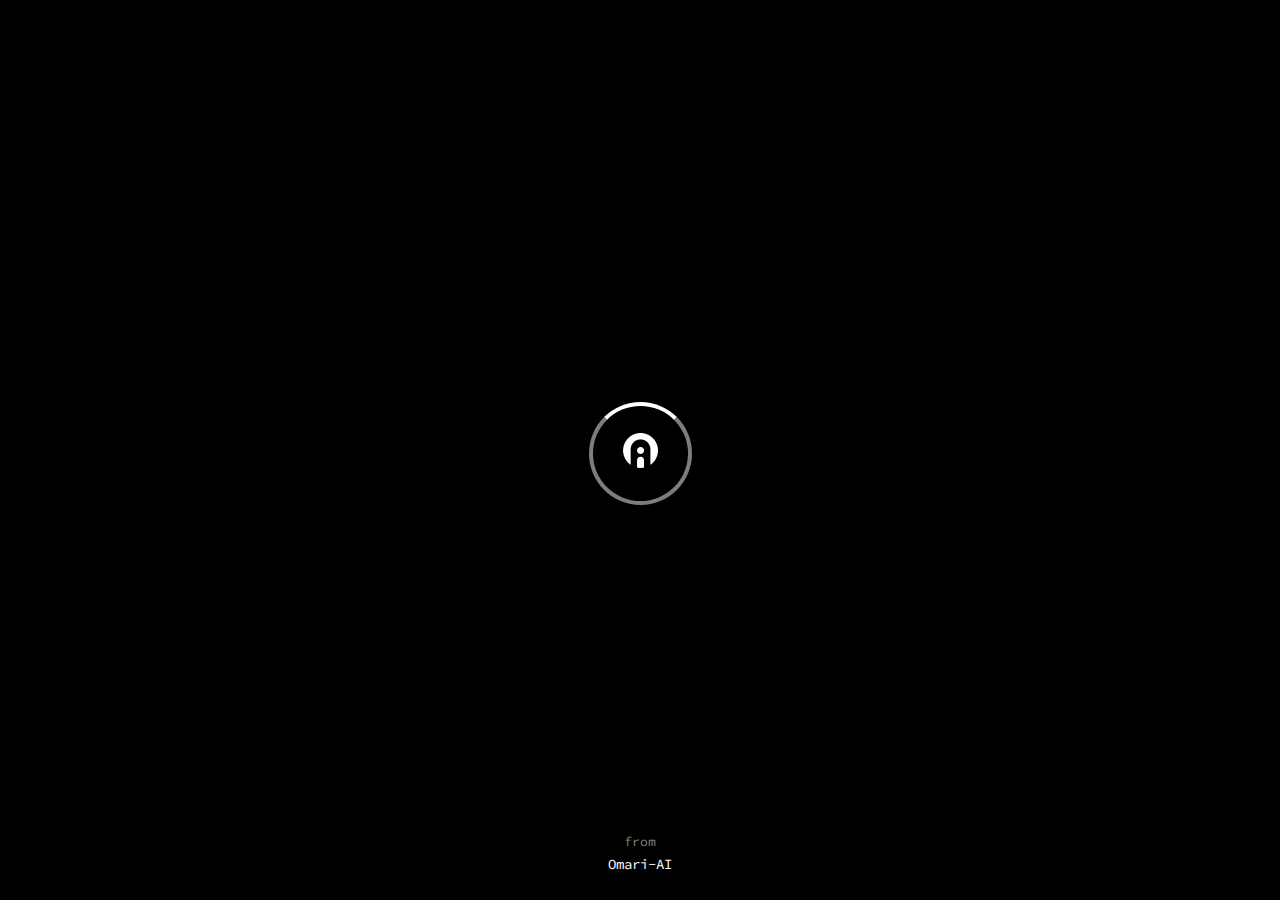
<file: index.html>
<!DOCTYPE html>
<html lang="en">
  <head>
    <meta charset="UTF-8" />
    <meta http-equiv="X-UA-Compatible" content="IE=edge" />
    <meta name="viewport" content="width=device-width, initial-scale=1.0"/>
    <link rel="stylesheet" href="css/preloader.css" />
    <link rel="preconnect" href="https://fonts.googleapis.com">
    <link rel="preconnect" href="https://fonts.gstatic.com" crossorigin>
    <link href="https://fonts.googleapis.com/css2?family=Source+Code+Pro:wght@400;500;600;700&display=swap" rel="stylesheet">
    <title>Preloader</title>
  
  </head>
  <body>
    <div class="loaderTxtDiv">
        <div class="loader"></div>
    </div>
    <div class="txtDiv">
        <p class="txt1">from</p>
        <p class="txt2">Omari-AI</p>
     </div>

     <script>
      function anotherPage(){
        window.location.href = "/pages/landingPage.html";
      }
      setInterval(anotherPage, 3000)
     </script>
  </body>
</html>
</file>
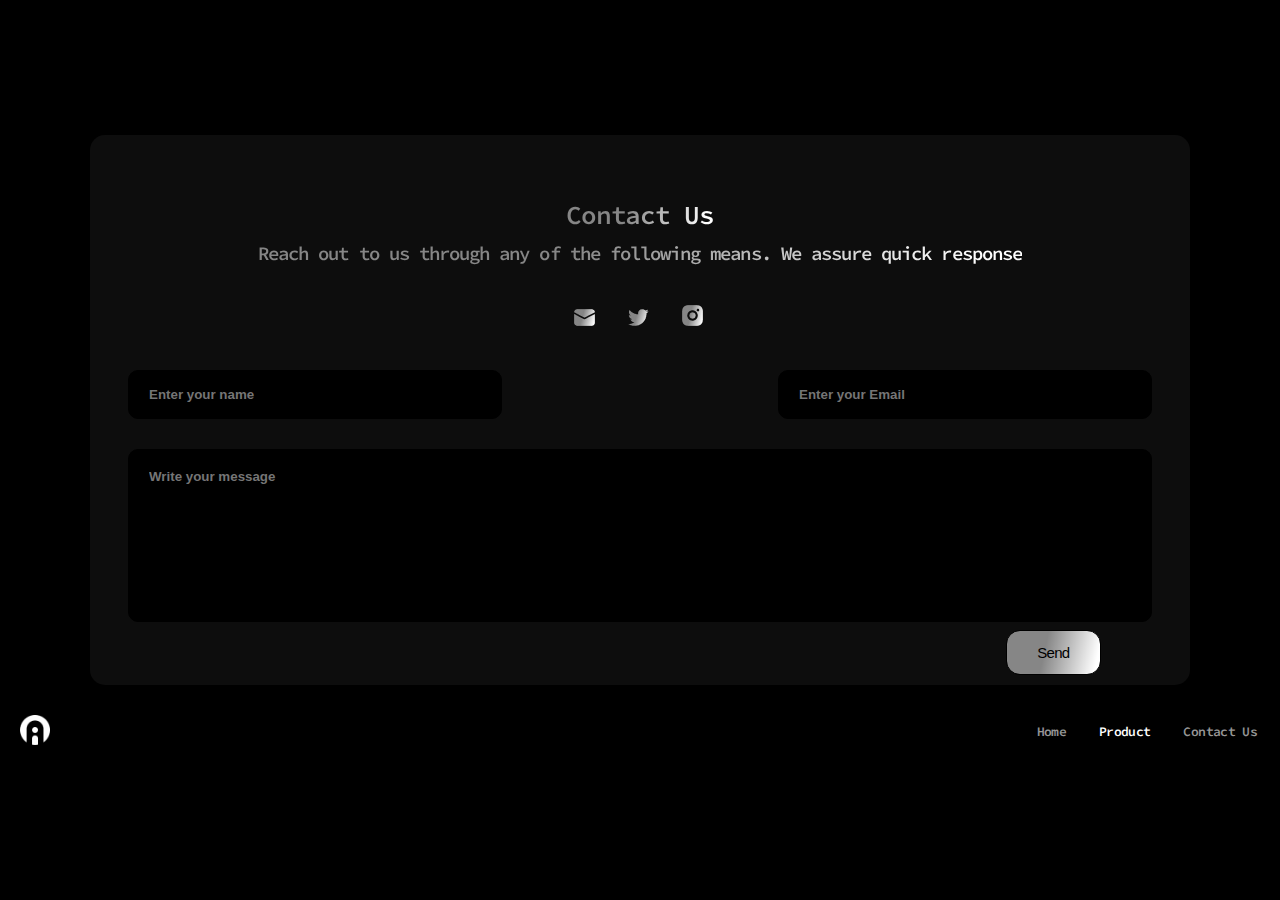
<file: pages/ContactPage.html>
<!DOCTYPE html>
<html lang="en">
  <head>
    <meta charset="UTF-8" />
    <meta http-equiv="X-UA-Compatible" content="IE=edge" />
    <meta name="viewport" content="width=device-width, initial-scale=1.0" />
    <link rel="preconnect" href="https://fonts.googleapis.com" />
    <link rel="preconnect" href="https://fonts.gstatic.com" crossorigin />
    <link
      href="https://fonts.googleapis.com/css2?family=Source+Code+Pro:wght@200;300;400;500;600;700&display=swap"
      rel="stylesheet"
    />
    <link
      rel="stylesheet"
      href="https://cdnjs.cloudflare.com/ajax/libs/font-awesome/4.7.0/css/font-awesome.min.css"
    />
    <link rel="stylesheet" href="/css/ContactPage.css" />
    <title>ContactCarePage</title>
  </head>
  <body>
    <div class="contactUsDiv">
      <div class="ContentDiv">
        <p class="contactUsTitle">Contact Us</p>
        <p class="contactUsContent">
          Reach out to us through any of the following means. We assure quick
          response
        </p>
      </div>
      <div class="socialLinks">
        <a href="#"
          ><img src="/assets/Gmail.png" alt="Gmail"
        /></a>
        <a href="#"
          ><img src="/assets/Twitter.png" alt="Twitter"
        /></a>
        <a href="#"
          ><img src="/assets/Instagram].png" alt="Instagram"
        /></a>
      </div>
      <div class="allInputs">
        <div class="inputs">
          <input type="text" placeholder="Enter your name" class="inputA" />
          <input type="text" placeholder="Enter your Email" class="inputB" />
        </div>
        <div>
          <input type="text" placeholder="Write your message" class="inputC" />
          <input type="submit" value="Send" class="Send" />
        </div>
      </div>
     
      </div>
    </div>
    <div class="navBar">
      <img
        src="/assets/Omari.png"
        alt="Logo"
        class="navLogo"
      />
      <div class="links">
        <a href="landingPage.html">Home</a>
        <a href="ProductPage.html" style="color: rgba(255, 255, 255, 1)">Product</a>
        <a href="ContactPage.html">Contact Us</a>
      </div>
  </body>
</html>
</file>
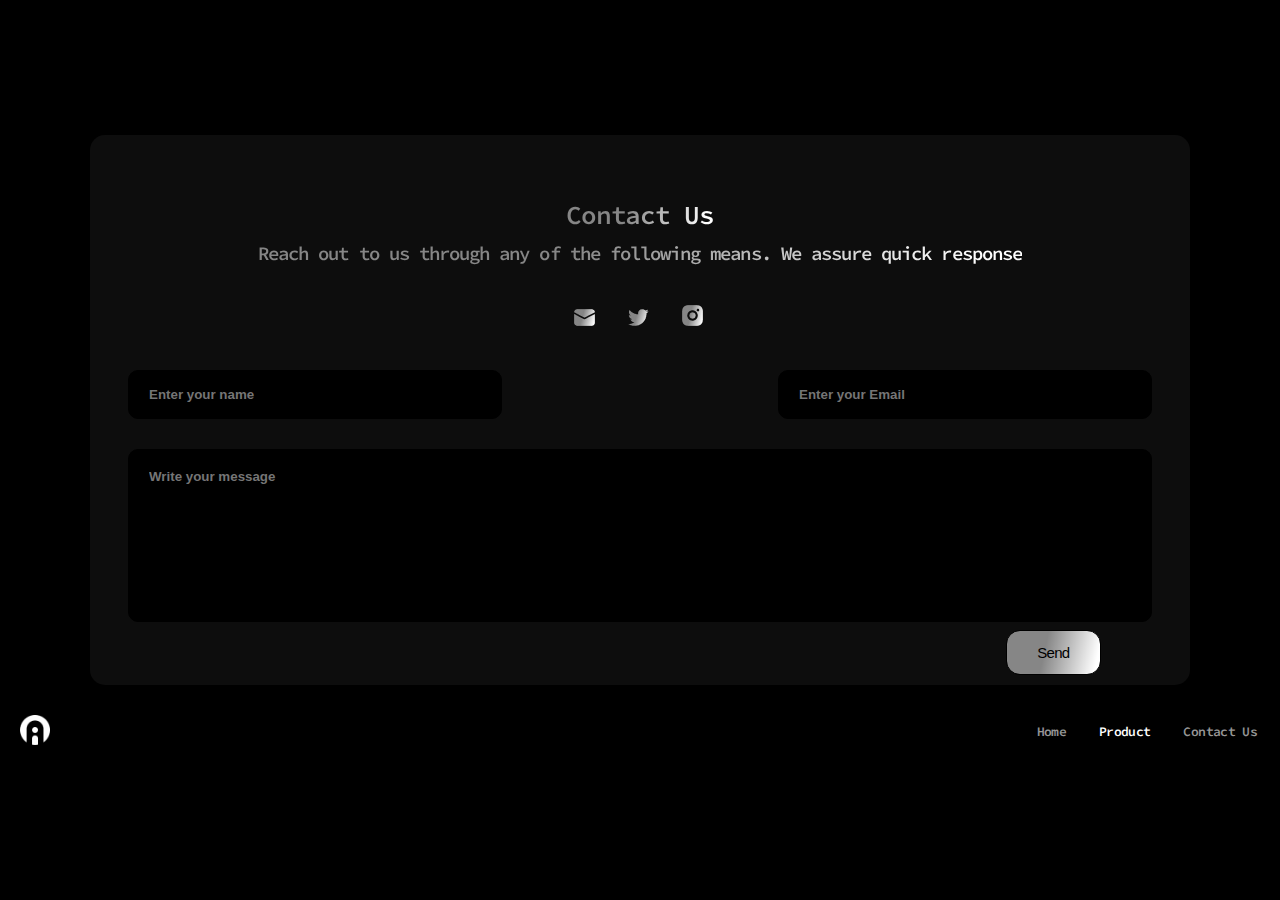
<file: public/ContactPage.html>
<!DOCTYPE html>
<html lang="en">
  <head>
    <meta charset="UTF-8" />
    <meta http-equiv="X-UA-Compatible" content="IE=edge" />
    <meta name="viewport" content="width=device-width, initial-scale=1.0" />
    <link rel="preconnect" href="https://fonts.googleapis.com" />
    <link rel="preconnect" href="https://fonts.gstatic.com" crossorigin />
    <link
      href="https://fonts.googleapis.com/css2?family=Source+Code+Pro:wght@200;300;400;500;600;700&display=swap"
      rel="stylesheet"
    />
    <link
      rel="stylesheet"
      href="https://cdnjs.cloudflare.com/ajax/libs/font-awesome/4.7.0/css/font-awesome.min.css"
    />
    <link rel="stylesheet" href="ContactPage.css" />
    <title>ContactCarePage</title>
  </head>
  <body>
    <div class="contactUsDiv">
      <div class="ContentDiv">
        <p class="contactUsTitle">Contact Us</p>
        <p class="contactUsContent">
          Reach out to us through any of the following means. We assure quick
          response
        </p>
      </div>
      <div class="socialLinks">
        <a href="#"
          ><img src="Gmail.png" alt="Gmail"
        /></a>
        <a href="#"
          ><img src="Twitter.png" alt="Twitter"
        /></a>
        <a href="#"
          ><img src="Instagram].png" alt="Instagram"
        /></a>
      </div>
      <div class="allInputs">
        <div class="inputs">
          <input type="text" placeholder="Enter your name" class="inputA" />
          <input type="text" placeholder="Enter your Email" class="inputB" />
        </div>
        <div>
          <input type="text" placeholder="Write your message" class="inputC" />
          <input type="submit" value="Send" class="Send" />
        </div>
      </div>
     
      </div>
    </div>
    <div class="navBar">
      <img
        src="Omari.png"
        alt="Logo"
        class="navLogo"
      />
      <div class="links">
        <a href="landingPage.html">Home</a>
        <a href="ProductPage.html" style="color: rgba(255, 255, 255, 1)">Product</a>
        <a href="ContactPage.html">Contact Us</a>
      </div>
  </body>
</html>
</file>
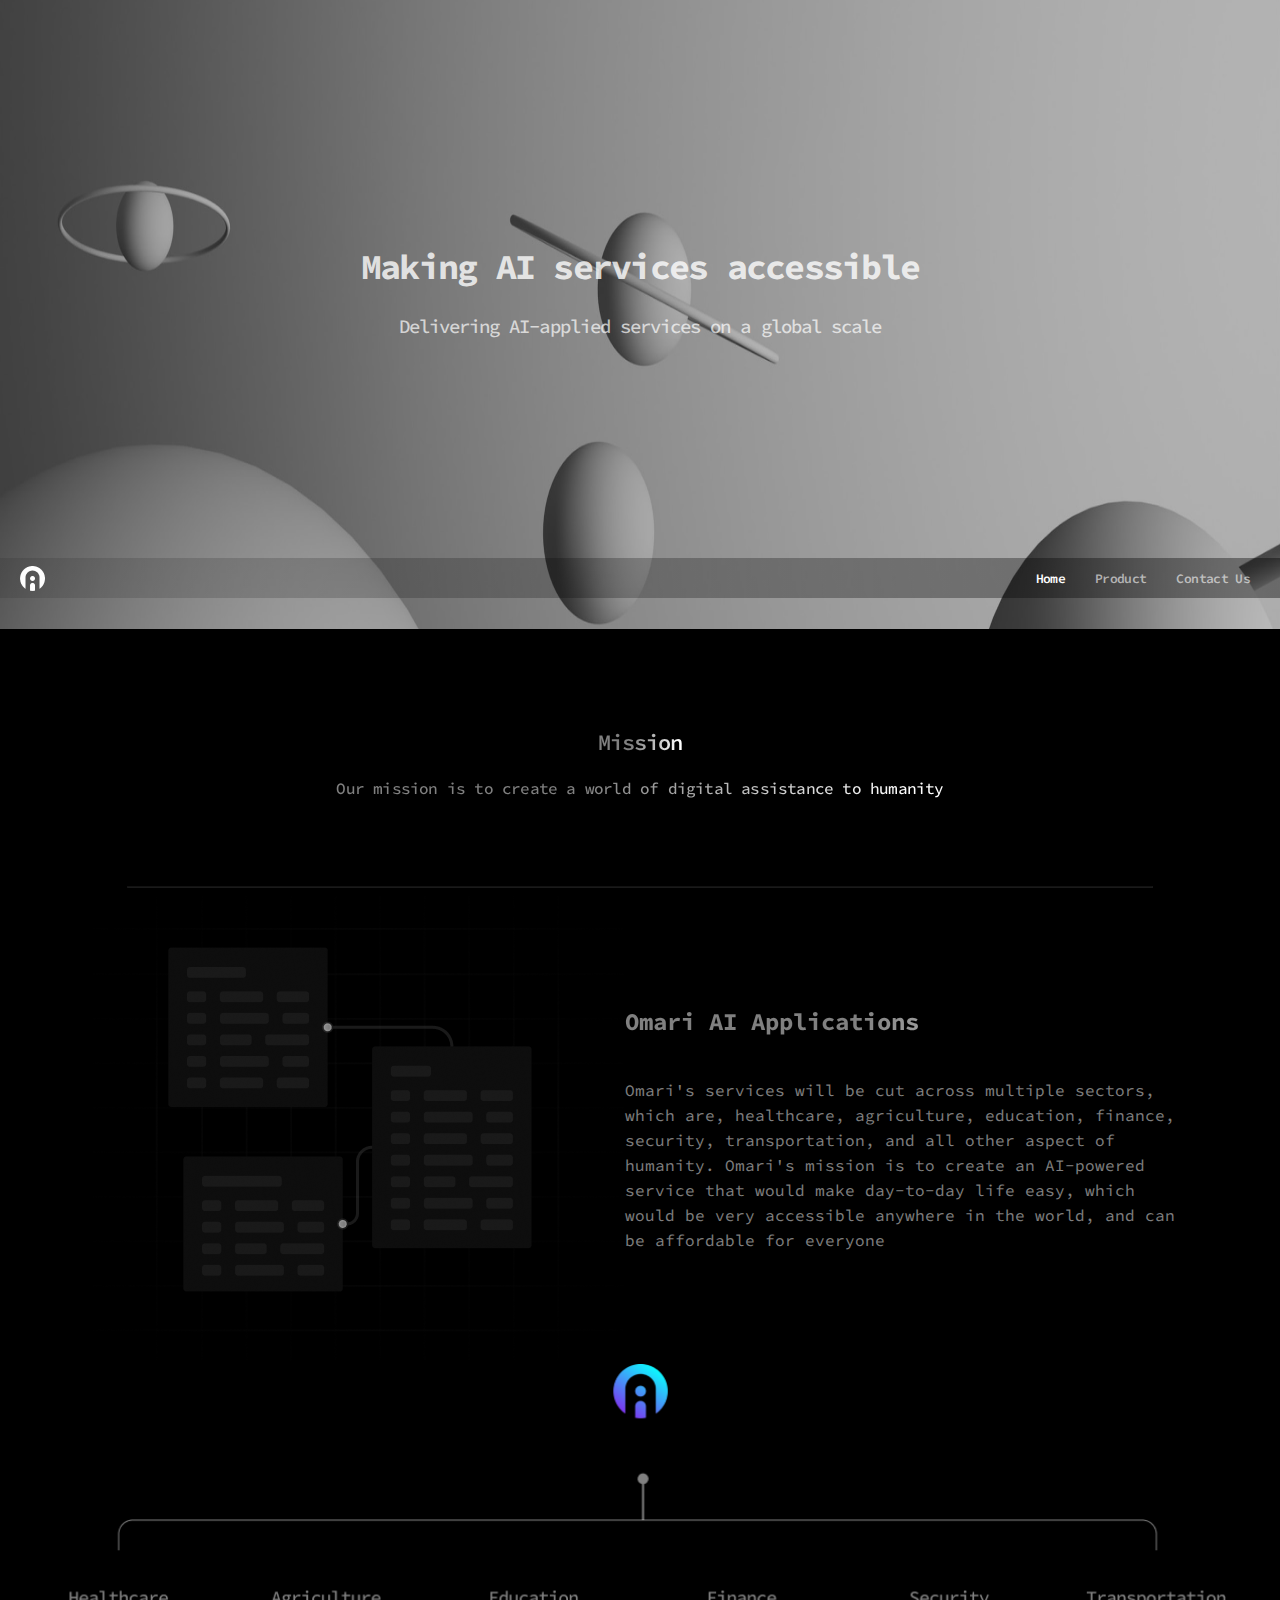
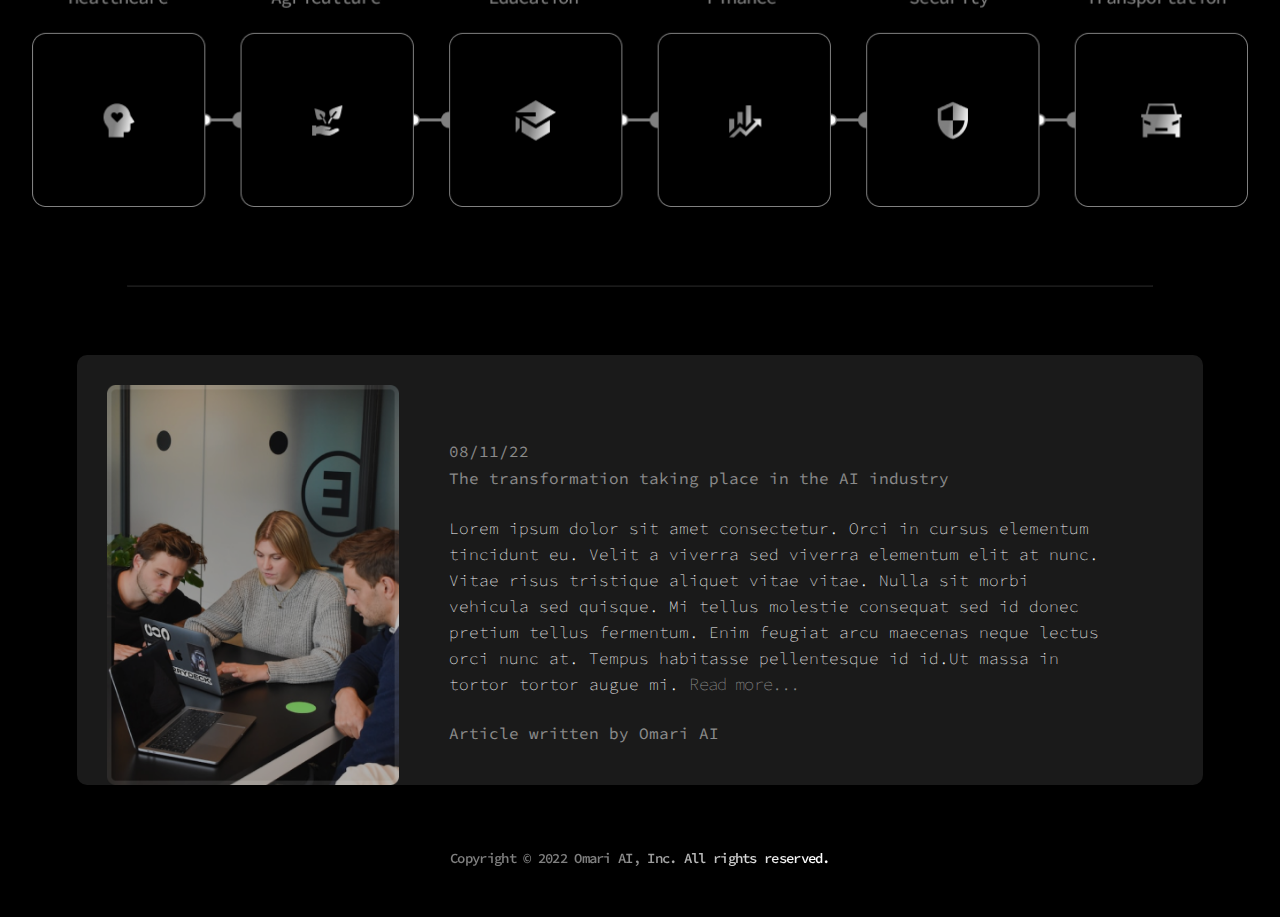
<file: public/landingPage.html>
<!DOCTYPE html>
<html lang="en">
  <head>
    <meta charset="UTF-8" />
    <meta http-equiv="X-UA-Compatible" content="IE=edge" />
    <meta name="viewport" content="width=device-width, initial-scale=1.0" />
    <link rel="stylesheet" href="landingPage.css" />
    <link rel="preconnect" href="https://fonts.googleapis.com" />
    <link rel="preconnect" href="https://fonts.gstatic.com" crossorigin />
    <link
      href="https://fonts.googleapis.com/css2?family=Source+Code+Pro:wght@200;300;400;500;600;700&display=swap"
      rel="stylesheet"
    />
    <title>Homepage</title>
  </head>
  <body>
    <div class="navbar">
      <div class="dropdown">
      <button class="dropbtn" onclick="myFunction()">
        <div>
          <div class="drop"></div>
          <div class="drop"></div>
        </div>
    
        <i class="fa fa-caret-down"></i>
      </button>
      <div class="dropdown-content" id="myDropdown">
        <a href="landingPage.html">Home</a>
        <a href="ProductPage.html">Product</a>
        <a href="ContactPage.html">Contact Us</a>
      </div>
      </div> 
      <div>
        <img src="OMARI 2.png" alt="logo" class="navbarLogo">
      </div>
    </div>

    <div class="txtDiv">
      <p class="txt1">Making AI services <span>accessible</span></p>
      <p class="txt2">Delivering AI-applied services on a global scale</p>
    </div>
    <div class="navBar">
      <img src="OMARI 2.png" alt="Logo" class="navLogo" />
      <div class="links">
        <a href="landingPage.html" style=" color: rgba(255, 255, 255, 1);">Home</a>
        <a href="ProductPage.html">Product</a>
        <a href="ContactPage.html">Contact Us</a>
      </div>
    </div>

    <p class="misHeading">Mission</p>
    <p class="misTxt">Our mission is to create a world of digital assistance to humanity</p>

   
   <hr class="horizontalRule">

    <div class="content">
      <img src="How We Work Illustration.png" alt="image" class="contentIllustration">
      <div class="contentTxt">
        <h2 class="contentTxt1">Omari AI Applications</h2>
        <h4 class="contentTxt2">Omari's services will be cut across multiple sectors, which are, healthcare, agriculture, education, finance, security, transportation, and all other aspect of humanity. Omari's mission is to create an AI-powered service that would make day-to-day life easy, which would be very accessible anywhere in the world, and can be affordable for everyone</h4>
      </div>
    </div>

    <img src="OmariDiagram.png" alt="Image" class="landingImage">

    <hr class="horizontalRule">

    <div class="Article">
      <img src="cardImage.png" alt="Image" class="articleImage">
      <div class="articleDiv">
        <p class="articleDate">08/11/22</p>
        <p class="articleTitle">The transformation taking place in the AI industry</p>
        <p class="articleContent">Lorem ipsum dolor sit amet consectetur. Orci in cursus elementum tincidunt eu. Velit a viverra sed viverra elementum elit at nunc. Vitae risus tristique aliquet vitae vitae. Nulla sit morbi vehicula sed quisque. Mi tellus molestie consequat sed id donec pretium tellus fermentum. Enim feugiat arcu maecenas neque lectus orci nunc at. Tempus habitasse pellentesque id id.Ut massa in tortor tortor augue mi. <span><a href="#" class="readMore"> Read more...</span></a></p>
        <p class="articleAuthor">Article written by Omari AI</p>
      </div>
    </div>

   <p class="copyrightTxt">Copyright © 2022 Omari AI, Inc. All rights reserved.</p>
    <script src="index.js"></script>
  </body>
</html>
</file>
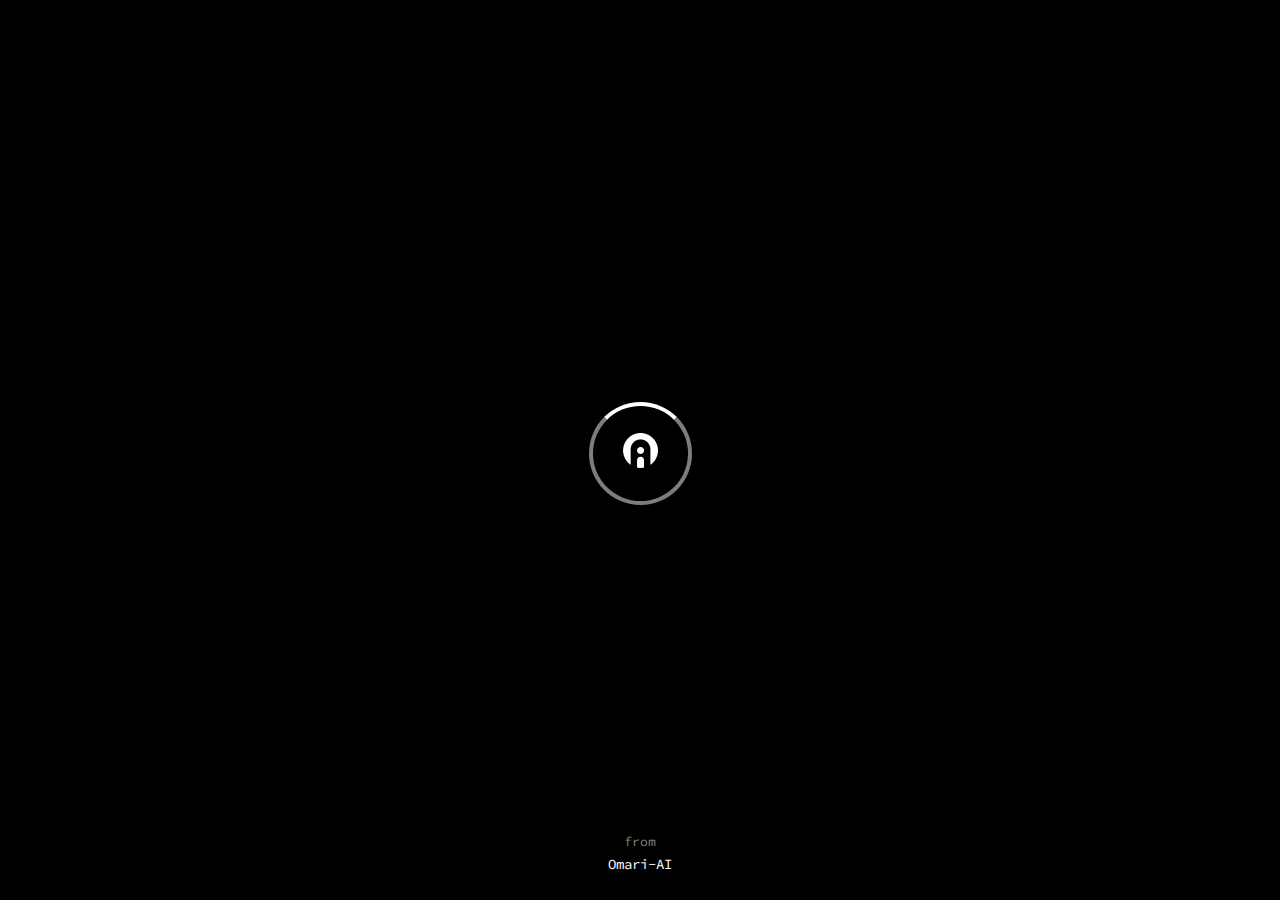
<file: public/preloader.html>
<!DOCTYPE html>
<html lang="en">
  <head>
    <meta charset="UTF-8" />
    <meta http-equiv="X-UA-Compatible" content="IE=edge" />
    <meta name="viewport" content="width=device-width, initial-scale=1.0"/>
    <link rel="stylesheet" href="preloader.css" />
    <link rel="preconnect" href="https://fonts.googleapis.com">
    <link rel="preconnect" href="https://fonts.gstatic.com" crossorigin>
    <link href="https://fonts.googleapis.com/css2?family=Source+Code+Pro:wght@400;500;600;700&display=swap" rel="stylesheet">
    <title>Preloader</title>
  
  </head>
  <body>
    <div class="loaderTxtDiv">
        <div class="loader"></div>
    </div>
    <div class="txtDiv">
        <p class="txt1">from</p>
        <p class="txt2"">Omari-AI</p>
     </div>
  </body>
</html>
</file>
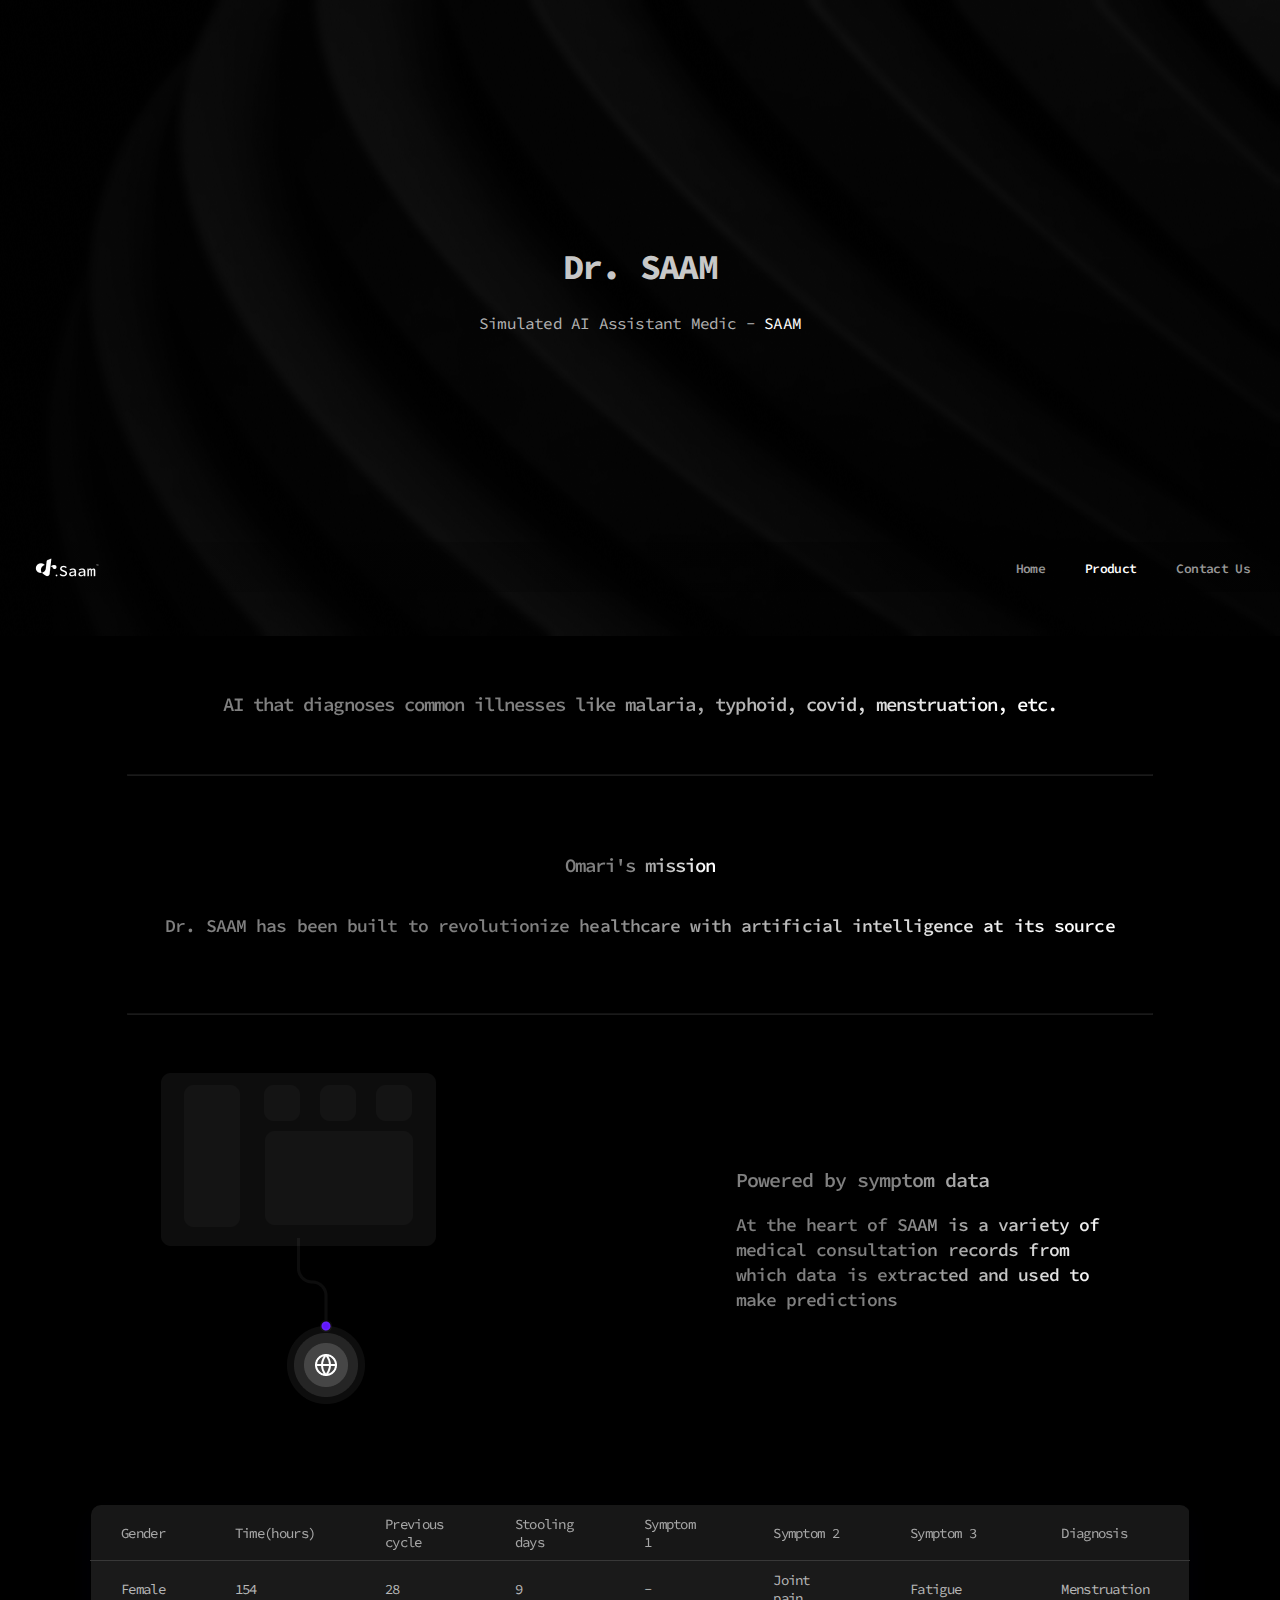
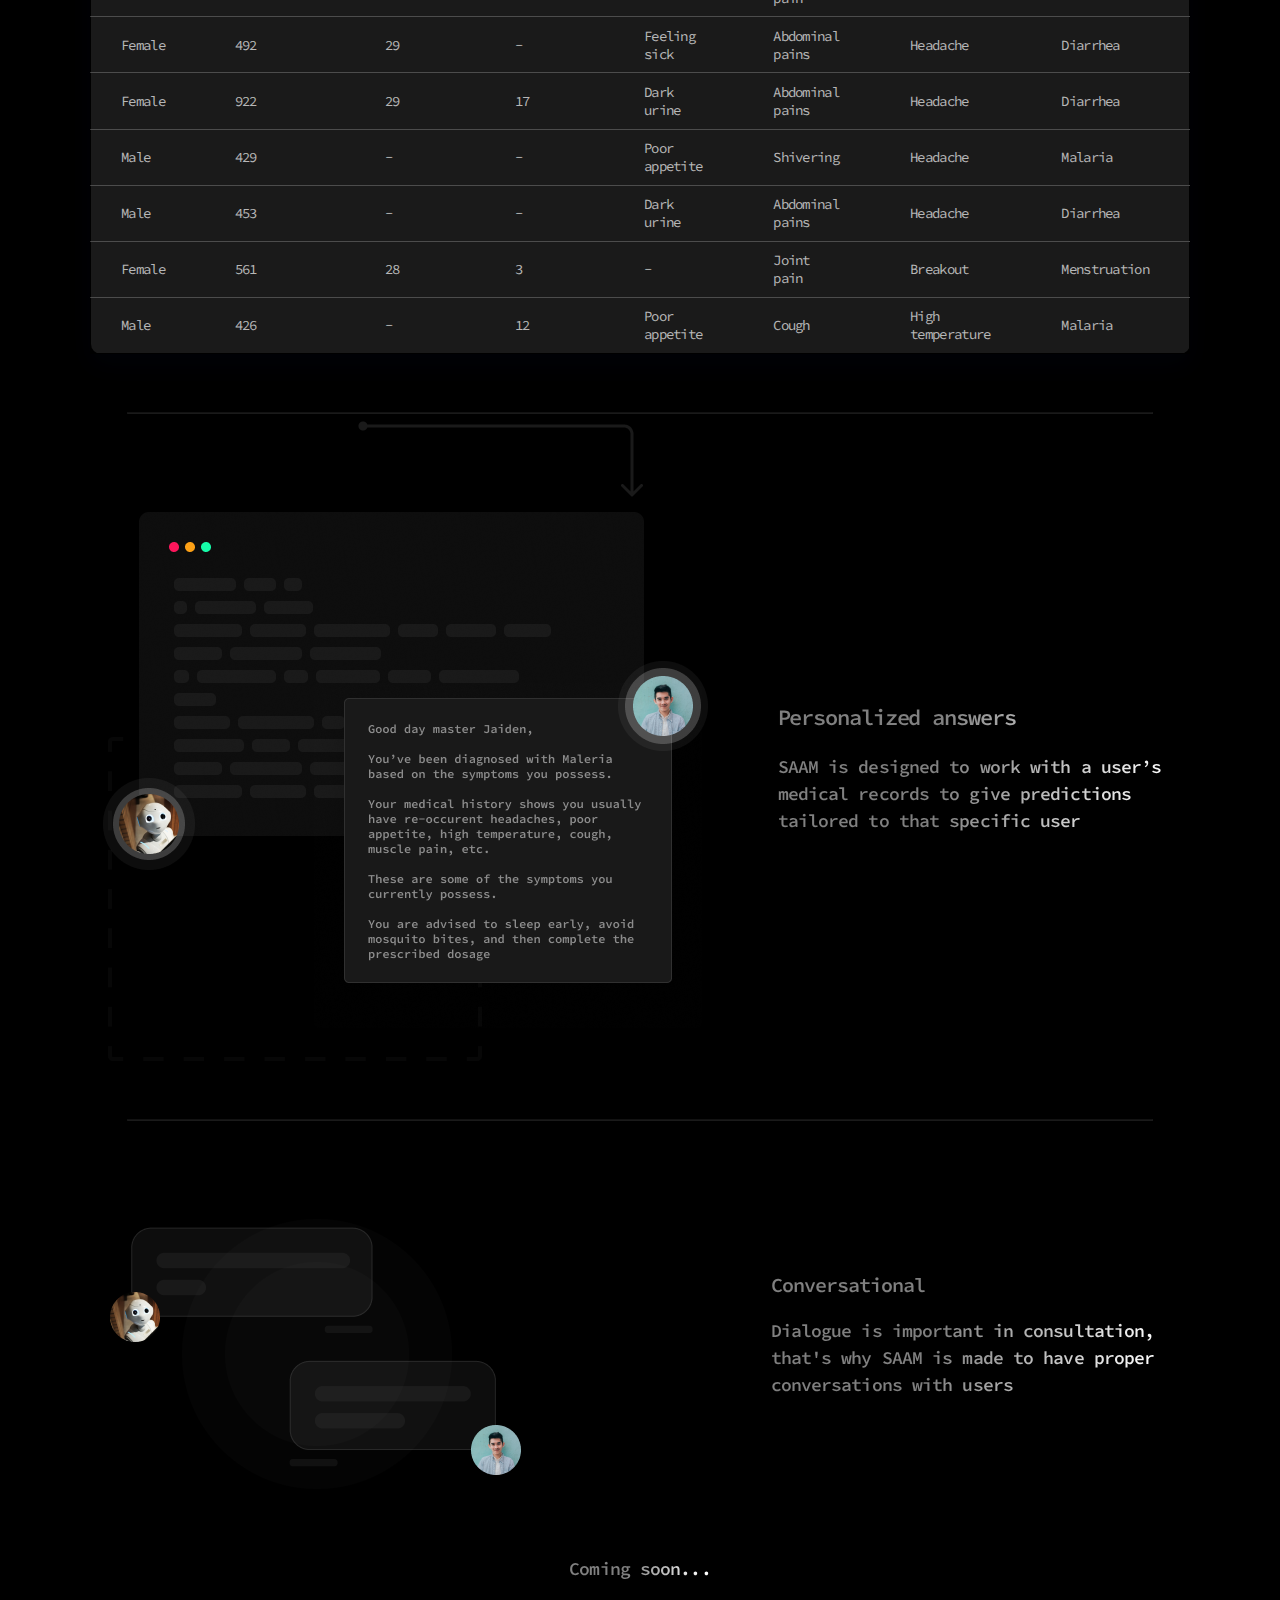
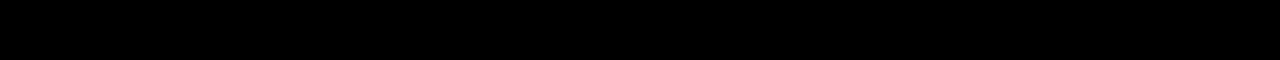
<file: public/ProductPage.html>
<!DOCTYPE html>
<html lang="en">
  <head>
    <meta charset="UTF-8" />
    <meta http-equiv="X-UA-Compatible" content="IE=edge" />
    <meta name="viewport" content="width=device-width, initial-scale=1.0" />
    <link rel="stylesheet" href="ProductPage.css" />
    <link rel="preconnect" href="https://fonts.googleapis.com" />
    <link rel="preconnect" href="https://fonts.gstatic.com" crossorigin />
    <link
      href="https://fonts.googleapis.com/css2?family=Source+Code+Pro:wght@200;300;400;500;600;700&display=swap"
      rel="stylesheet"
    />
    <title>ProductPage</title>
  </head>
  <body>
    <div class="navbar">
      <div class="dropdown">
      <button class="dropbtn" onclick="myFunction()">
        <div>
          <div class="drop"></div>
          <div class="drop"></div>
        </div>
    
        <i class="fa fa-caret-down"></i>
      </button>
      <div class="dropdown-content" id="myDropdown">
        <a href="landingPage.html" >Home</a>
        <a href="ProductPage.html" >Product</a>
        <a href="ContactPage.html" >Contact Us</a>
      </div>
    </div>
    <div>
      <img src="Dr.SAAM.png" alt="Logo" class="navbarLogo"> 
    </div> 
  </div>
    <div class="txtDiv">
      <p class="txt1">Dr. SAAM</p>
      <p class="txt2">
        Simulated AI Assistant Medic - <span class="SAAM">SAAM</span>
      </p>
    </div>
    <div class="navBar">
      <img
        src="Dr.SAAM.png"
        alt="Logo"
        class="navLogo"
      />
      <div class="links">
        <a href="landingPage.html">Home</a>
        <a href="ProductPage.html" style="color: rgba(255, 255, 255, 1)">Product</a>
        <a href="ContactPage.html">Contact Us</a>
      </div>
    </div>
    <p class="contentA">
      AI that diagnoses common illnesses like malaria, typhoid, covid,
      menstruation, etc.
    </p>
    <hr class="horizontalRule" />

    <div class="misDiv">
      <p class="misTitle">Omari's mission</p>
      <p class="misContent">
        Dr. SAAM has been built to revolutionize healthcare with artificial
        intelligence at its source
      </p>
    </div>
    <hr class="horizontalRule" />

    <div class="IllustrationDiv">
      <div class="IllustrationImageDiv">
        <img
          src="Illustration.png"
          alt="Image"
          class="IllustrationImage"
        />
        <img
          src="IllustrationPointer.png"
          alt="Image"
          class="IllustrationImagePointer"
        />
      </div>
      <div class="ContentDiv">
        <p class="ContentB">Powered by symptom data</p>
        <p class="ContentC">
          At the heart of SAAM is a variety of medical consultation records from
          which data is extracted and used to make predictions
        </p>
      </div>
    </div>

    <table>
      <tr class="heading">
        <th class="top-left">Gender</th>
        <th>Time(hours)</th>
        <th>Previous cycle</th>
        <th>Stooling days</th>
        <th>Symptom 1</th>
        <th>Symptom 2</th>
        <th>Symptom 3</th>
        <th class="top-right">Diagnosis</th>
      </tr>
      <tr>
        <td>Female</td>
        <td>154</td>
        <td>28</td>
        <td>9</td>
        <td>-</td>
        <td>Joint pain</td>
        <td>Fatigue</td>
        <td>Menstruation</td>
      </tr>
      <tr>
        <td>Female</td>
        <td>492</td>
        <td>29</td>
        <td>-</td>
        <td>Feeling sick</td>
        <td>Abdominal pains</td>
        <td>Headache</td>
        <td>Diarrhea</td>
      </tr>
      <tr>
        <td>Female</td>
        <td>922</td>
        <td>29</td>
        <td>17</td>
        <td>Dark urine</td>
        <td>Abdominal pains</td>
        <td>Headache</td>
        <td>Diarrhea</td>
      </tr>
      <tr>
        <td>Male</td>
        <td>429</td>
        <td>-</td>
        <td>-</td>
        <td>Poor appetite</td>
        <td>Shivering</td>
        <td>Headache</td>
        <td>Malaria</td>
      </tr>
      <tr>
        <td>Male</td>
        <td>453</td>
        <td>-</td>
        <td>-</td>
        <td>Dark urine</td>
        <td>Abdominal pains</td>
        <td>Headache</td>
        <td>Diarrhea</td>
      </tr>
      <tr>
        <td>Female</td>
        <td>561</td>
        <td>28</td>
        <td>3</td>
        <td>-</td>
        <td>Joint pain</td>
        <td>Breakout</td>
        <td>Menstruation</td>
      </tr>
      <tr>
        <td class="bottom-left">Male</td>
        <td>426</td>
        <td>-</td>
        <td>12</td>
        <td>Poor appetite</td>
        <td>Cough</td>
        <td>High temperature</td>
        <td class="bottom-right">Malaria</td>
      </tr>
    </table>
    <hr class="horizontalRule" />

    <div class="TeamIllustration">
      <img
        src="Team Illustration.png"
        class="TeamLogo"
        alt="Logo"
      />
      <div class="functionsDiv">
        <p class="functionsTitle">Personalized answers</p>
        <p class="functionsContent">
          SAAM is designed to work with a user’s medical records to give
          predictions tailored to that specific user
        </p>
      </div>
    </div>

    <hr class="horizontalRule" />

    <div class="DiscussIllustrationDiv">
      <img
        src="Discuss Illustration.png"
        alt="Image"
        class="DiscussIllustrationImage"
      />
      <div class="functions2Div">
        <p class="functions2Title">Conversational</p>
        <p class="functions2Content">
          Dialogue is important in consultation, that's why SAAM is made to have
          proper conversations with users
        </p>
      </div>
    </div>

    <p class="comingSoon">Coming soon...</p>

    <script>function myFunction() {
      document.getElementById("myDropdown").classList.toggle("show");
    }
    
    // Close the dropdown if the user clicks outside of it
    window.onclick = function(e) {
      if (!e.target.matches('.dropbtn')) {
      var myDropdown = document.getElementById("myDropdown");
        if (myDropdown.classList.contains('show')) {
          myDropdown.classList.remove('show');
        }
      }
    }</script>
  </body>
</html>
</file>
<file: css/preloader.css>
body {
  background-color: black;
  background-repeat: no-repeat;
  font-family: 'Source Code Pro', monospace;
  background-attachment: fixed;
  background-position: 50% 50%;
  background-image: url('/assets/Omari.png');
  margin: 0;
  padding: 0;
  box-sizing: border-box;
  min-height: 100vh;
  display: flex;
  align-items: center;
  justify-content: center;
}

.loaderTxtDiv {
  padding-top: 0.5%;
}

.loader {
  border: 4px solid #7e7d7d;
  border-top: 4px solid white;
  border-radius: 50%;
  width: 95px;
  height: 95px;
  animation: spin 2.5s linear infinite;
}

@keyframes spin {
  0% {
    transform: rotate(0deg);
  }
  100% {
    transform: rotate(360deg);
  }
}

.txtDiv {
  display: flex;
  flex-direction: column;
  line-height: 8px;
  align-items: center;
  justify-content: center;
  position: absolute;
  bottom: 2%;
}

.txt1 {
  color: grey;
  font-size: 13px;
  padding: 0px;
  margin: 0px;
}

.txt2 {
  color: white;
  font-size: 14px;
}

@media screen and (max-width: 900px){

  .txt1{
    font-size: 15px;
  }

  .txt2{
    font-size: 16px;
  }
}
</file>
<file: css/ContactPage.css>
body {
  background-color: black;
  font-family: "Source Code Pro", monospace;
  display: flex;
  flex-direction: column;
  align-items: center;
  justify-content: center;
  height: 100vh;
  margin: 0px;
}


a {
  padding-right: 30px;
  font-size: 13px;
  text-decoration: none;
  color: rgba(255, 255, 255, 0.6);
  font-weight: 600;
  letter-spacing: -0.05em;
}

a:hover {
  color: rgba(255, 255, 255, 1);
}

.contactUsDiv {
  display: flex;
  flex-direction: column;
  align-items: center;
  justify-content: center;
  background-color: rgba(255, 255, 255, 0.05);
  width: 1100px;
  height: 550px;
  border-radius: 15px;
}

.ContentDiv {
  display: flex;
  flex-direction: column;
  align-items: center;
  justify-content: center;
}

.contactUsTitle {
  background: linear-gradient(
    102.48deg,
    rgba(255, 255, 255, 0.5) 40.94%,
    #ffffff 93.93%
  );
  -webkit-background-clip: text;
  -webkit-text-fill-color: transparent;
  background-clip: text;
  font-weight: 600;
  font-size: 26px;
  letter-spacing: -0.05em;
  margin: 0px;
  padding: 0px;
}

.contactUsContent {
  background: linear-gradient(
    102.48deg,
    rgba(255, 255, 255, 0.5) 40.94%,
    #ffffff 93.93%
  );
  -webkit-background-clip: text;
  -webkit-text-fill-color: transparent;
  background-clip: text;
  font-weight: 600;
  font-size: 19px;
  letter-spacing: -0.05em;
  margin: 0px;
  padding-top: 10px;
}

.socialLinks {
  padding: 40px 0px;
  margin-left: 20px;
}

a {
  padding-right: 23px;
}

.allInputs {
  display: flex;
  flex-direction: column;
}

.inputs {
  display: flex;
  flex-direction: row;
  justify-content: space-between;
  align-items: center;
}

.inputA,
.inputB {
  width: 350px;
  height: 45px;
  border-radius: 10px;
  background-color: black;
  border: 1px solid black;
  color: rgba(255, 255, 255, 0.5);
  font-weight: 600;
  padding-left: 20px;
}

.inputA {
  margin-right: 200px;
}

.inputC {
  margin-top: 30px;
  width: 1000px;
  height: 50px;
  padding-left: 20px;
  padding-bottom: 120px;
  border-radius: 10px;
  background-color: black;
  border: 1px solid black;
  color: rgba(255, 255, 255, 0.5);
  font-weight: 600;
}

.Send {
  background: linear-gradient(
    102.48deg,
    rgba(255, 255, 255, 0.5) 40.94%,
    #ffffff 93.93%
  );
  border-radius: 14px;
  position: absolute;
  top: 70%;
  right: 14vw;
  border: 1px solid black;
  color: rgba(0, 0, 0, 1);
  font-weight: 500;
  font-style: normal;
  height: 45px;
  width: 95px;
  letter-spacing: -0.05em;
  font-size: 15px;
}

.Send:hover {
  cursor: pointer;
  color: white;
  border: 1px solid white;
}


.navBar {
  display: flex;
  flex-direction: row;
  align-items: center;
  justify-content: space-between;
  width: 100%;
  height: 50px;
  background: linear-gradient(270deg,
      rgba(0, 0, 0, 0.5) -37.29%,
      rgba(0, 0, 0, 0.1) 100%);
  margin-top: 20px;
  margin-bottom: 10px;
}

.navLogo {
  padding-left: 2%;
  padding: 20px;
  height: 30px;
}

@media screen and (max-width: 700px) {
  .contactUsDiv{
    width: 90%;
    height: auto;
  }

  .ContentDiv{
    width: 80%;
    height: auto;
    margin-top: 20%;
  } 

  .contactUsTitle{
    font-size: 25px;
    padding-bottom: 10px;
  }

  .contactUsContent{
    font-size: 18px;
    text-align: center;
    padding-bottom: 20px;
  }

  .inputs{
    flex-direction: column;
    align-items: center;
    justify-content: center;
  }

  .inputA,.inputB{
    width: 50%;
    margin: 0px;
  }

  .inputA{
    margin-bottom: 25px;
  }

  .inputC{
    width: 80%;
    margin-left: 7%;
  }

  .allInputs{
    width: 100%;
    margin-bottom: 30px;
  }
  
  .Send{
    display: none;
  }


}
</file>
<file: public/ContactPage.css>
body {
  background-color: black;
  font-family: "Source Code Pro", monospace;
  display: flex;
  flex-direction: column;
  align-items: center;
  justify-content: center;
  height: 100vh;
  margin: 0px;
}


a {
  padding-right: 30px;
  font-size: 13px;
  text-decoration: none;
  color: rgba(255, 255, 255, 0.6);
  font-weight: 600;
  letter-spacing: -0.05em;
}

a:hover {
  color: rgba(255, 255, 255, 1);
}

.contactUsDiv {
  display: flex;
  flex-direction: column;
  align-items: center;
  justify-content: center;
  background-color: rgba(255, 255, 255, 0.05);
  width: 1100px;
  height: 550px;
  border-radius: 15px;
}

.ContentDiv {
  display: flex;
  flex-direction: column;
  align-items: center;
  justify-content: center;
}

.contactUsTitle {
  background: linear-gradient(
    102.48deg,
    rgba(255, 255, 255, 0.5) 40.94%,
    #ffffff 93.93%
  );
  -webkit-background-clip: text;
  -webkit-text-fill-color: transparent;
  background-clip: text;
  font-weight: 600;
  font-size: 26px;
  letter-spacing: -0.05em;
  margin: 0px;
  padding: 0px;
}

.contactUsContent {
  background: linear-gradient(
    102.48deg,
    rgba(255, 255, 255, 0.5) 40.94%,
    #ffffff 93.93%
  );
  -webkit-background-clip: text;
  -webkit-text-fill-color: transparent;
  background-clip: text;
  font-weight: 600;
  font-size: 19px;
  letter-spacing: -0.05em;
  margin: 0px;
  padding-top: 10px;
}

.socialLinks {
  padding: 40px 0px;
  margin-left: 20px;
}

a {
  padding-right: 23px;
}

.allInputs {
  display: flex;
  flex-direction: column;
}

.inputs {
  display: flex;
  flex-direction: row;
  justify-content: space-between;
  align-items: center;
}

.inputA,
.inputB {
  width: 350px;
  height: 45px;
  border-radius: 10px;
  background-color: black;
  border: 1px solid black;
  color: rgba(255, 255, 255, 0.5);
  font-weight: 600;
  padding-left: 20px;
}

.inputA {
  margin-right: 200px;
}

.inputC {
  margin-top: 30px;
  width: 1000px;
  height: 50px;
  padding-left: 20px;
  padding-bottom: 120px;
  border-radius: 10px;
  background-color: black;
  border: 1px solid black;
  color: rgba(255, 255, 255, 0.5);
  font-weight: 600;
}

.Send {
  background: linear-gradient(
    102.48deg,
    rgba(255, 255, 255, 0.5) 40.94%,
    #ffffff 93.93%
  );
  border-radius: 14px;
  position: absolute;
  top: 70%;
  right: 14vw;
  border: 1px solid black;
  color: rgba(0, 0, 0, 1);
  font-weight: 500;
  font-style: normal;
  height: 45px;
  width: 95px;
  letter-spacing: -0.05em;
  font-size: 15px;
}

.Send:hover {
  cursor: pointer;
  color: white;
  border: 1px solid white;
}


.navBar {
  display: flex;
  flex-direction: row;
  align-items: center;
  justify-content: space-between;
  width: 100%;
  height: 50px;
  background: linear-gradient(270deg,
      rgba(0, 0, 0, 0.5) -37.29%,
      rgba(0, 0, 0, 0.1) 100%);
  margin-top: 20px;
  margin-bottom: 10px;
}

.navLogo {
  padding-left: 2%;
  padding: 20px;
  height: 30px;
}

@media screen and (max-width: 700px) {
  .contactUsDiv{
    width: 90%;
    height: auto;
  }

  .ContentDiv{
    width: 80%;
    height: auto;
    margin-top: 20%;
  } 

  .contactUsTitle{
    font-size: 25px;
    padding-bottom: 10px;
  }

  .contactUsContent{
    font-size: 18px;
    text-align: center;
    padding-bottom: 20px;
  }

  .inputs{
    flex-direction: column;
    align-items: center;
    justify-content: center;
  }

  .inputA,.inputB{
    width: 50%;
    margin: 0px;
  }

  .inputA{
    margin-bottom: 25px;
  }

  .inputC{
    width: 80%;
    margin-left: 7%;
  }

  .allInputs{
    width: 100%;
    margin-bottom: 30px;
  }
  
  .Send{
    display: none;
  }


}
</file>
<file: public/landingPage.css>
body {
  background-image: url("firstLandingBackground.png");
  background-repeat: no-repeat;
  background-size: 100vw 25%;
  background-color: black;
  display: flex;
  font-family: "Source Code Pro", monospace;
  flex-direction: column;
  align-items: center;
  justify-content: center;
  height: 100%;
  margin: 0px;
}

.drop {
  width: 25px;
  height: 2px;
  background-color: white;
  margin: 6px 0;
}

.navbar {
  display: none;
  overflow: hidden;
  background-color: #333;
  font-family: Arial, Helvetica, sans-serif;
  padding-left: 20px;
}

.navbarLogo {
  height: 25px;
}

.navbar a {
  float: left;
  font-size: 14px;
  color: white;
  text-align: center;
  padding: 14px 16px;
  text-decoration: none;
}

.dropdown {
  float: left;
  overflow: hidden;
}

.dropdown .dropbtn {
  cursor: pointer;
  font-size: 16px;
  border: none;
  outline: none;
  color: white;
  padding: 14px 16px;
  background-color: inherit;
  font-family: inherit;
  margin: 0;
}

.dropdown-content {
  display: none;
  position: absolute;
  background-color: #333;
  min-width: 160px;
  box-shadow: 0px 8px 16px 0px rgba(0, 0, 0, 0.2);
  z-index: 1;
}

.dropdown-content a {
  float: none;
  color: white;
  padding: 12px 16px;
  text-decoration: none;
  display: block;
  text-align: left;
}

.dropdown-content a:hover {
  background-color: #ddd;
}

.show {
  display: block;
}

.txtDiv {
  display: flex;
  flex-direction: column;
  align-items: center;
  line-height: 5px;
  margin: 230px 0px 0px 0px;
}

.txt1 {
  color: rgba(255, 255, 255, 0.8);
  font-weight: 700;
  font-size: 35px;
  padding: 0px;
  border: 0px;
  letter-spacing: -0.05em;
}

.txt2 {
  color: rgba(255, 255, 255, 0.7);
  font-weight: 500;
  font-size: 19px;
  letter-spacing: -0.05em;
}

.navBar {
  display: flex;
  flex-direction: row;
  align-items: center;
  justify-content: space-between;
  width: 100%;
  height: 40px;
  background: linear-gradient(
    270deg,
    rgba(0, 0, 0, 0.5) -37.29%,
    rgba(0, 0, 0, 0.1) 100%
  );
  margin-top: 210px;
  margin-bottom: 50px;
}

.navLogo {
  padding-left: 2%;
  padding: 20px;
}

.links {
  display: flex;
  flex-direction: row;
  align-items: center;
  justify-content: center;
}

a {
  padding-right: 30px;
  font-size: 13px;
  text-decoration: none;
  color: rgba(255, 255, 255, 0.6);
  font-weight: 600;
  letter-spacing: -0.05em;
}

a:hover {
  color: rgba(255, 255, 255, 1);
}

.misHeading {
  margin-top: 80px;
  font-weight: 600;
  font-size: 22px;
  background: linear-gradient(
    102.48deg,
    rgba(255, 255, 255, 0.5) 40.94%,
    #ffffff 93.93%
  );
  -webkit-background-clip: text;
  -webkit-text-fill-color: transparent;
  background-clip: text;
  letter-spacing: -0.05em;
}

.misTxt {
  display: inline;
  margin-top: 0px;
  padding-top: 0px;
  margin-bottom: 80px;
  font-weight: 500;
  background: linear-gradient(
    102.48deg,
    rgba(255, 255, 255, 0.5) 40.94%,
    #ffffff 93.93%
  );
  -webkit-background-clip: text;
  -webkit-text-fill-color: transparent;
  background-clip: text;
  letter-spacing: -0.05em;
}

.horizontalRule {
  width: 80vw;
  border-color: rgba(255, 255, 255, 0.1);
}

.content {
  display: flex;
  flex-direction: row;
  align-items: center;
  width: 1100px;
}

.contentTxt1 {
  padding-bottom: 20px;
  background: linear-gradient(
    102.48deg,
    rgba(255, 255, 255, 0.5) 40.94%,
    #ffffff 93.93%
  );
  -webkit-background-clip: text;
  -webkit-text-fill-color: transparent;
  background-clip: text;
}

.contentTxt2 {
  line-height: 25px;
  font-weight: 400;
  color: rgba(255, 255, 255, 0.5);
}

.landingImage {
  width: 95%;
  margin-bottom: 70px;
}

.Article {
  display: flex;
  flex-direction: row;
  background-color: rgba(255, 255, 255, 0.1);
  width: 88%;
  border-radius: 10px;
  margin-top: 60px;
  margin-bottom: 50px;
}

.articleImage {
  height: 400px;
  padding-right: 50px;
  padding-left: 30px;
  padding-top: 30px;
}

.articleDiv {
  padding-top: 70px;
  width: 59%;
}

.articleDate {
  padding-bottom: 0px;
  margin-bottom: 7px;
  color: rgba(255, 255, 255, 0.5);
}

.articleTitle {
  padding: 0px;
  padding-bottom: 11px;
  margin: 0px;
  color: rgba(255, 255, 255, 0.5);
}

.articleContent {
  padding-bottom: 10px;
  font-weight: 400;
  line-height: 26px;
  color: rgba(255, 255, 255, 1);
  font-weight: 200;
}

.readMore {
  color: rgba(255, 255, 255, 0.5);
  font-size: 17px;
  font-weight: 200;
}

.articleAuthor {
  color: rgba(255, 255, 255, 0.5);
}

.copyrightTxt {
  font-weight: 600;
  font-size: 14px;
  letter-spacing: -0.05em;
  background: linear-gradient(
    102.48deg,
    rgba(255, 255, 255, 0.5) 40.94%,
    #ffffff 93.93%
  );
  -webkit-background-clip: text;
  -webkit-text-fill-color: transparent;
  background-clip: text;
  margin-bottom: 50px;
}

@media screen and (max-width: 700px) {
  .txtDiv {
    margin: 30% 0px 0px 0px;
  }

  .txt1 {
    font-size: 25px;
  }

  .txt2 {
    font-size: 14px;
  }

  .navbarLogo {
    position: relative;
    left: 70vw;
  }

  body {
    background-size: 100% 12%;
  }

  .navbar {
    display: flex;
    width: 100%;
    align-items: center;
  }

  .navBar {
    display: none;
  }

  .misHeading {
    margin-top: 210px;
    margin-bottom: 50px;
  }
}

@media screen and (max-width: 700px) and (min-width: 500px) {
  .txtDiv {
    margin-top: 15%;
  }

  .misHeading {
    margin-top: 180px;
    margin-bottom: 16px;
    font-size: 18px;
  }

  .misTxt {
    text-align: center;
    line-height: 24px;
    font-size: 14px;
    margin-bottom: 30px;
  }

  .content {
    flex-direction: column;
  }

  .contentIllustration {
    width: 32%;
  }

  .contentTxt {
    width: 32%;
    display: flex;
    flex-direction: column;
    justify-content: center;
    align-items: center;
    line-height: 15px;
    margin-top: 20px;
    margin-bottom: 30px;
  }

  .Article {
    flex-direction: column;
  }

  .articleImage {
    height: 500px;
    padding-right: 30px;
  }

  .articleDiv {
    display: flex;
    flex-direction: column;
    align-items: center;
    justify-content: center;
    text-align: center;
    width: 90%;
    padding-left: 5%;
  }

  .copyrightTxt {
    text-align: center;
  }
}

@media screen and (max-width: 600px) and (min-width: 500px) {
  .navbarLogo {
    position: relative;
    left: 80vw;
  }
}

@media screen and (max-width: 500px) {
  .txtDiv {
    margin-top: 25%;
  }

  .txt1 {
    font-size: 18px;
  }

  .txt2 {
    font-size: 9px;
  }

  body {
    background-size: 100% 12%;
  }

  .misHeading {
    margin-top: 130px;
    margin-bottom: 16px;
    font-size: 18px;
  }

  .misTxt {
    text-align: center;
    line-height: 24px;
    font-size: 14px;
    margin-bottom: 30px;
  }

  .content {
    flex-direction: column;
  }

  .contentIllustration {
    width: 32%;
  }

  .contentTxt {
    width: 32%;
    display: flex;
    flex-direction: column;
    justify-content: center;
    align-items: center;
    line-height: 15px;
    margin-top: 20px;
    margin-bottom: 30px;
  }

  .contentTxt1 {
    font-size: 18px;
    padding-bottom: 0px;
  }

  .contentTxt2 {
    width: 80%;
    font-size: 13px;
    text-align: center;
    line-height: 22px;
  }

  .landingImage {
    padding-left: 3.5%;
    margin-bottom: 50px;
  }

  .Article {
    flex-direction: column;
  }

  .articleImage {
    height: 300px;
    padding-right: 30px;
  }

  .articleDiv {
    display: flex;
    flex-direction: column;
    align-items: center;
    justify-content: center;
    text-align: center;
    width: 90%;
    padding-left: 5%;
  }

  .copyrightTxt {
    text-align: center;
  }
}

@media screen and (max-width: 300px) {
  .txt1 {
    font-size: 15px;
  }

  .txt2 {
    font-size: 10px;
  }

  body {
    background-size: 100% 13%;
  }
}
</file>
<file: public/preloader.css>
body {
  background-color: black;
  background-repeat: no-repeat;
  font-family: 'Source Code Pro', monospace;
  background-attachment: fixed;
  background-position: 50% 50%;
  background-image: url('Omari.png');
  margin: 0;
  padding: 0;
  box-sizing: border-box;
  min-height: 100vh;
  display: flex;
  align-items: center;
  justify-content: center;
}

.loaderTxtDiv {
  padding-top: 0.5%;
}

.loader {
  border: 4px solid #7e7d7d;
  border-top: 4px solid white;
  border-radius: 50%;
  width: 95px;
  height: 95px;
  animation: spin 2.5s linear infinite;
}

@keyframes spin {
  0% {
    transform: rotate(0deg);
  }
  100% {
    transform: rotate(360deg);
  }
}

.txtDiv {
  display: flex;
  flex-direction: column;
  line-height: 8px;
  align-items: center;
  justify-content: center;
  position: absolute;
  bottom: 2%;
}

.txt1 {
  color: grey;
  font-size: 13px;
  padding: 0px;
  margin: 0px;
}

.txt2 {
  color: white;
  font-size: 14px;
}

@media screen and (max-width: 900px){

  .txt1{
    font-size: 15px;
  }

  .txt2{
    font-size: 16px;
  }
}
</file>
<file: public/ProductPage.css>
body {
  background-image: url("BackgroundImage.png");
  background-repeat: no-repeat;
  background-size: 100vw 19.5%;
  background-color: black;
  font-family: "Source Code Pro", monospace;
  display: flex;
  flex-direction: column;
  align-items: center;
  justify-content: center;
  height: 100%;
  margin: 0px;
}

a {
  padding-right: 30px;
  font-size: 13px;
  text-decoration: none;
  color: rgba(255, 255, 255, 0.6);
  font-weight: 600;
  letter-spacing: -0.05em;
}

a:hover {
  color: rgba(255, 255, 255, 1);
}

.drop {
  width: 25px;
  height: 2px;
  background-color: white;
  margin: 6px 0;
}

.navbar {
  overflow: hidden;
  background-color: #333;
  font-family: Arial, Helvetica, sans-serif;
  padding-left: 20px;
  width: 100%;
  display: flex;
  flex-direction: row;
  align-items: center;
  justify-content: space-evenly;
  display: none;
}

.navbarLogo {
  height: 25px;
}

.navbar a {
  float: left;
  font-size: 14px;
  color: white;
  text-align: center;
  padding: 14px 16px;
  text-decoration: none;
}

.dropdown {
  float: left;
  overflow: hidden;
}

.dropdown .dropbtn {
  cursor: pointer;
  font-size: 16px;
  border: none;
  outline: none;
  color: white;
  padding: 14px 16px;
  background-color: inherit;
  font-family: inherit;
  margin: 0;
}

.dropdown-content {
  display: none;
  position: absolute;
  background-color: #333;
  min-width: 160px;
  box-shadow: 0px 8px 16px 0px rgba(0, 0, 0, 0.2);
  z-index: 1;
}

.dropdown-content a {
  float: none;
  color: white;
  padding: 12px 16px;
  text-decoration: none;
  display: block;
  text-align: left;
}

.dropdown-content a:hover {
  background-color: #ddd;
}

.show {
  display: block;
}

.txtDiv {
  display: flex;
  flex-direction: column;
  align-items: center;
  line-height: 5px;
  margin: 230px 0px 0px 0px;
}

.txt1 {
  color: rgba(255, 255, 255, 0.8);
  font-weight: 700;
  font-size: 35px;
  padding: 0px;
  border: 0px;
  letter-spacing: -0.05em;
}

.txt2 {
  color: rgba(255, 255, 255, 0.7);
  letter-spacing: -0.05em;
}

.SAAM {
  color: white;
}

.navBar {
  display: flex;
  flex-direction: row;
  align-items: center;
  justify-content: space-between;
  width: 100%;
  height: 50px;
  background: linear-gradient(270deg,
      rgba(0, 0, 0, 0.5) -37.29%,
      rgba(0, 0, 0, 0.1) 100%);
  margin-top: 200px;
  margin-bottom: 50px;
}

.navLogo {
  padding-left: 2%;
  padding: 20px;
}

.contentA {
  background: linear-gradient(102.48deg,
      rgba(255, 255, 255, 0.5) 40.94%,
      #ffffff 93.93%);
  -webkit-background-clip: text;
  -webkit-text-fill-color: transparent;
  background-clip: text;
  margin: 50px 0px;
  font-weight: 600;
  font-size: 19px;
  letter-spacing: -0.05em;
}

.horizontalRule {
  width: 80vw;
  border-color: rgba(255, 255, 255, 0.1);
}

.misDiv {
  display: flex;
  flex-direction: column;
  align-items: center;
  justify-content: center;
  margin: 50px 0px;
}

.misTitle {
  background: linear-gradient(102.48deg,
      rgba(255, 255, 255, 0.5) 40.94%,
      #ffffff 93.93%);
  -webkit-background-clip: text;
  -webkit-text-fill-color: transparent;
  background-clip: text;
  font-size: 19px;
  letter-spacing: -0.05em;
  font-weight: 600;
}

.misContent {
  background: linear-gradient(102.48deg,
      rgba(255, 255, 255, 0.5) 40.94%,
      #ffffff 93.93%);
  -webkit-background-clip: text;
  -webkit-text-fill-color: transparent;
  background-clip: text;
  font-size: 18px;
  letter-spacing: -0.05em;
  font-weight: 600;
}

.IllustrationDiv {
  display: flex;
  flex-direction: row;
  align-items: center;
  justify-content: center;
  margin: 50px 0px;
}

.IllustrationImageDiv {
  display: flex;
  flex-direction: row;
  padding-right: 300px;
}

.IllustrationImagePointer {
  position: absolute;
  bottom: -133%;
  left: 28%;
}

.IllustrationPointerB{
  display: none;
}

.ContentDiv {
  width: 30%;
}

.ContentB {
  letter-spacing: -0.05em;
  background: linear-gradient(102.48deg,
      rgba(255, 255, 255, 0.5) 40.94%,
      #ffffff 93.93%);
  -webkit-background-clip: text;
  -webkit-text-fill-color: transparent;
  background-clip: text;
  font-weight: 600;
  font-size: 20px;
}

.ContentC {
  letter-spacing: -0.05em;
  background: linear-gradient(102.48deg,
      rgba(255, 255, 255, 0.5) 40.94%,
      #ffffff 93.93%);
  -webkit-background-clip: text;
  -webkit-text-fill-color: transparent;
  background-clip: text;
  font-size: 18px;
  font-weight: 600;
  line-height: 25px;
}

th,
td {
  color: rgba(255, 255, 255, 0.7);
  text-align: start;
  letter-spacing: -0.05em;
  padding-left: 30px;
  padding-right: 40px;
  font-size: 14px;
  font-weight: 400;
}

table {
  border-collapse: collapse;
  width: 1100px;
  height: 450px;
  border: 1px solid black;
  margin: 50px 0px;
  box-shadow: 0px 12px 26px rgba(16, 30, 115, 0.06);
}

tr {
  background: rgba(255, 255, 255, 0.1);
}

td {
  border-top: 1px solid rgba(255, 255, 255, 0.219);
}

.heading {
  opacity: 0.9;
}

.top-left {
  border-top-left-radius: 10px;
}

.top-right {
  border-top-right-radius: 10px;
}

.bottom-left {
  border-bottom-left-radius: 10px;
}

.bottom-right {
  border-bottom-right-radius: 10px;
}

.TeamIllustration {
  display: flex;
  flex-direction: row;
  align-items: center;
  justify-content: center;
  margin: 50px 0px;
}

.TeamLogo {
  padding-top: 40px;
  padding-right: 70px;
}

.functionsDiv {
  width: 400px;
  padding-top: 0px;
  margin-top: 0px;
}

.functionsTitle {
  letter-spacing: -0.05em;
  background: linear-gradient(102.48deg,
      rgba(255, 255, 255, 0.5) 40.94%,
      #ffffff 93.93%);
  -webkit-background-clip: text;
  -webkit-text-fill-color: transparent;
  background-clip: text;
  font-weight: 600;
  font-size: 22px;
}

.functionsContent {
  letter-spacing: -0.05em;
  background: linear-gradient(102.48deg,
      rgba(255, 255, 255, 0.5) 40.94%,
      #ffffff 93.93%);
  -webkit-background-clip: text;
  -webkit-text-fill-color: transparent;
  background-clip: text;
  font-size: 18px;
  font-weight: 600;
  line-height: 27px;
}

.DiscussIllustrationDiv {
  display: flex;
  flex-direction: row;
  align-items: center;
  justify-content: center;
  margin: 50px 0px;
}

.DiscussIllustrationImage {
  padding-top: 40px;
  padding-right: 250px;
}

.functions2Div {
  width: 400px;
  padding-top: 0px;
  margin-top: 0px;
}

.functions2Title {
  letter-spacing: -0.05em;
  background: linear-gradient(102.48deg,
      rgba(255, 255, 255, 0.5) 40.94%,
      #ffffff 93.93%);
  -webkit-background-clip: text;
  -webkit-text-fill-color: transparent;
  background-clip: text;
  font-weight: 600;
  font-size: 20px;
}

.functions2Content {
  letter-spacing: -0.05em;
  background: linear-gradient(102.48deg,
      rgba(255, 255, 255, 0.5) 40.94%,
      #ffffff 93.93%);
  -webkit-background-clip: text;
  -webkit-text-fill-color: transparent;
  background-clip: text;
  font-size: 18px;
  font-weight: 600;
  line-height: 27px;
}

.comingSoon {
  letter-spacing: -0.05em;
  background: linear-gradient(102.48deg,
      rgba(255, 255, 255, 0.5) 40.94%,
      #ffffff 93.93%);
  -webkit-background-clip: text;
  -webkit-text-fill-color: transparent;
  background-clip: text;
  font-size: 18px;
  font-weight: 600;
  margin-bottom: 80px;
}

@media screen and (max-width: 700px){
  body{
    background-size: 100vw 14%;
  }
  
  .navbar{
    display: flex;
  }

  .navbarLogo{
    margin-left: 70vw;
  }

  .navBar{
    display: none;
  }

  .txtDiv{
    margin-top: 15%;
    margin-bottom: 20%;
  }

  .contentA{
    width: 80%;
    font-size: 15px;
    text-align: center;
    line-height: 20px;
  }

  .misDiv{
    margin: 60px 0px;
  }

  .misTitle{
    font-size: 19px;
    margin: 0px;
    padding-bottom: 10px;
  }

  .misContent{
    width: 80%;
    text-align: center;
    font-size: 15px;
    line-height: 20px;
  }
  
  .IllustrationImagePointer{
    display: none;
  }

  .IllustrationDiv{
    flex-direction: column-reverse;
    margin-bottom: 0px;
    margin-top: 70px;
  }

  .ContentDiv{
    width: auto;
    display: flex;
    flex-direction: column;
    align-items: center;
    margin-bottom: 70px;
  }

  .ContentB{
    margin: 0px;
    font-size: 19px;
    padding-bottom: 10px;
  }

  .ContentC{
    text-align: center;
    font-size: 15px;
    line-height: 20px;
    width: 90%;
  }

  .IllustrationImage{
    display: none;
  }
  
  .IllustrationImageDiv{
    flex-direction: column;
  }

  .IllustrationPointerB{
    display: block;
  }

  table{
    display: none;
  }

  .TeamIllustration{
    display: flex;
    flex-direction: column;
  }

  .TeamLogo{
    width: 50%;
    height: 50%;
    padding-left: 13%;
    padding-bottom: 50px;
  }

  .functionsDiv{
    display: flex;
    flex-direction: column;
    align-items: center;
  }

  .functionsTitle{
    font-size: 19px;
    margin: 0px;
    
    }

  .functionsContent{
    text-align: center;
    font-size: 15px;
    line-height: 20px;
    width: 120%;
  }

  .DiscussIllustrationDiv{
    display: flex;
    flex-direction: column;
    align-items: center;
  }

  .DiscussIllustrationImage{
    width: 50%;
    height: 50%;
    padding-left: 50%;
    padding-bottom: 90px;
  }

  .functions2Div{
    display: flex;
    flex-direction: column;
    align-items: center;
    justify-content: center;  
  }

  .functions2Title{
    font-size: 19px;
    margin: 0px;
  }

  .functions2Content{
    text-align: center;
    font-size: 15px;
    line-height: 20px;
    width: 120%;
  }
}

@media screen and (max-width: 500px) {
  .functionsTitle{
    width: 90%;
    text-align: center;
  }
  
  .functionsContent{
    width: 90%;
  }

  .functions2Title{
    width: 90%;
    text-align: center;
  }
  
  .functions2Content{
    width: 90%;
  }
}
</file>
